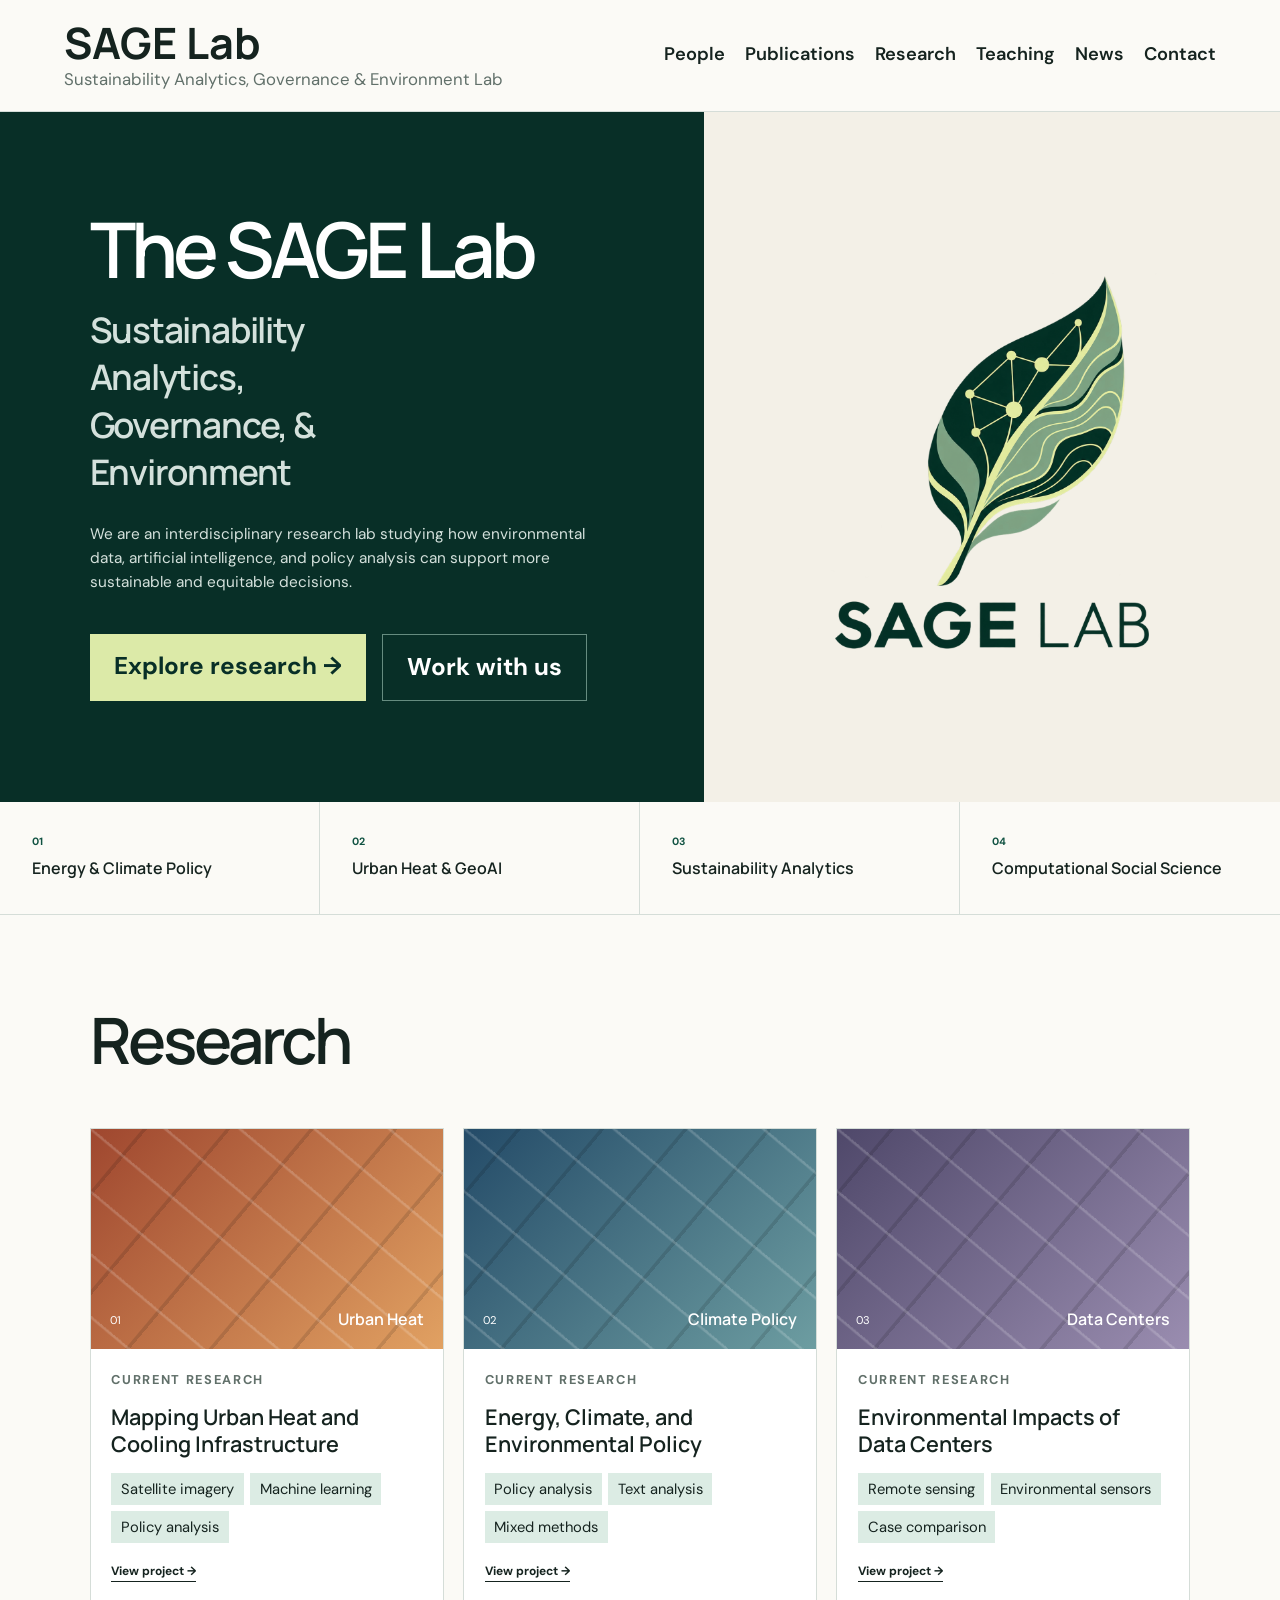
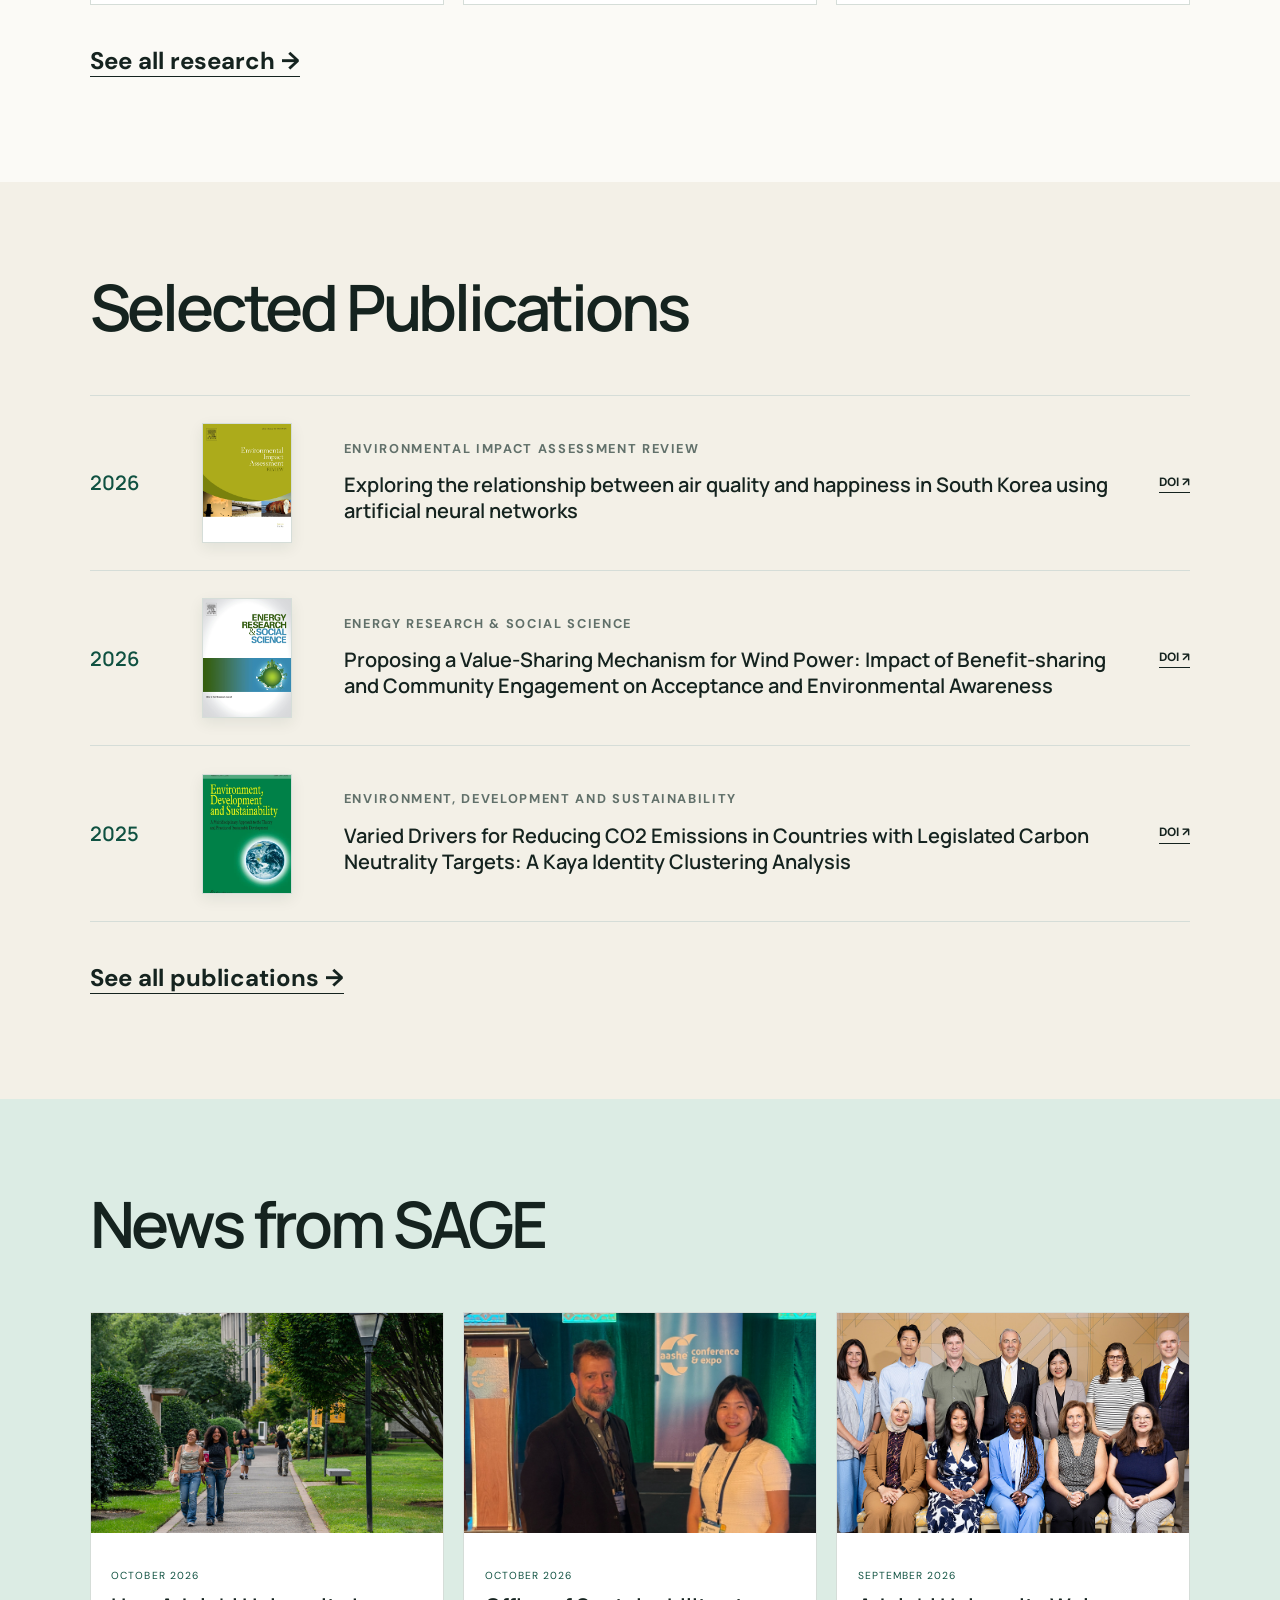
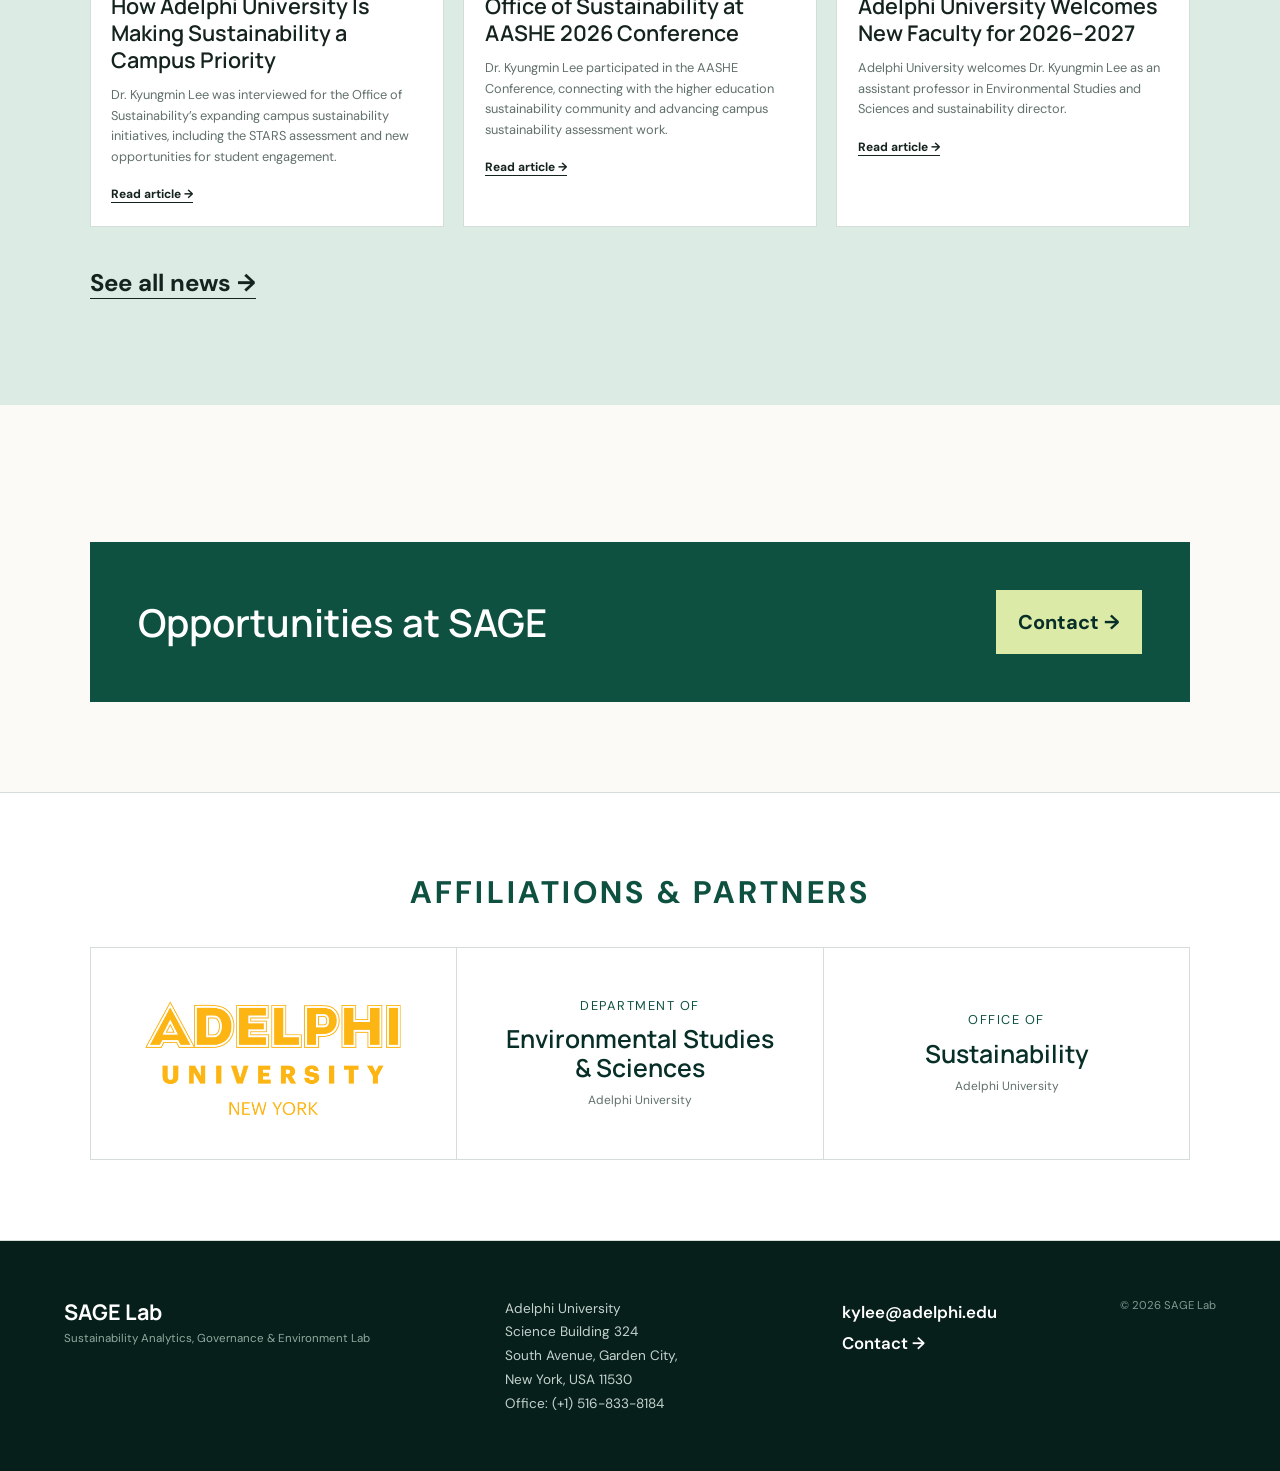
<file: index.html>
<!doctype html><html lang="en"><head><meta charset="utf-8"><meta name="viewport" content="width=device-width,initial-scale=1"><meta name="description" content="SAGE Lab at Adelphi University"><title>SAGE Lab | Adelphi University</title><link rel="preconnect" href="https://fonts.googleapis.com"><link rel="preconnect" href="https://fonts.gstatic.com" crossorigin><link href="https://fonts.googleapis.com/css2?family=DM+Sans:wght@400;500;600;700&family=Manrope:wght@500;600;700&display=swap" rel="stylesheet"><link rel="stylesheet" href="assets/css/style.css"></head><body data-page="home" data-limit="3"><a class="skip" href="#main">Skip to content</a><header class="site-header" id="site-header"></header><main id="main">
<section class="home-hero"><div class="home-copy"><h1>The SAGE Lab</h1><p class="hero-full-name"><span>Sustainability</span><span>Analytics,</span><span>Governance, &amp;</span><span>Environment</span></p><p class="hero-intro">We are an interdisciplinary research lab studying how environmental data, artificial intelligence, and policy analysis can support more sustainable and equitable decisions.</p><div class="hero-links"><a class="button" href="research.html">Explore research →</a><a class="button ghost" href="join.html">Work with us</a></div></div><div class="home-photo logo-panel"><img src="assets/images/sage-lab-logo.png" alt="SAGE Lab logo: a sage leaf combining environmental contours and data networks"></div></section>
<section class="theme-strip"><div><span>01</span><strong>Energy &amp; Climate Policy</strong></div><div><span>02</span><strong>Urban Heat &amp; GeoAI</strong></div><div><span>03</span><strong>Sustainability Analytics</strong></div><div><span>04</span><strong>Computational Social Science</strong></div></section>
<section class="section"><div class="section-head section-head-solo"><div><h2>Research</h2></div></div><div class="card-grid" id="research-grid"><p class="loading">Loading research…</p></div><p class="section-cta"><a class="text-link" href="research.html">See all research →</a></p></section>
<section class="section alt"><div class="section-head section-head-solo"><div><h2>Selected Publications</h2></div></div><div class="paper-list" id="publication-list"><p class="loading">Loading publications…</p></div><p class="section-cta"><a class="text-link" href="publications.html">See all publications →</a></p></section>
<section class="section mint"><div class="section-head section-head-solo"><div><h2>News from SAGE</h2></div></div><div class="card-grid" id="news-grid"><p class="loading">Loading news…</p></div><p class="section-cta"><a class="text-link" href="news.html">See all news →</a></p></section>
<section class="section"><div class="contact-panel home-contact-panel"><div><h2>Opportunities at SAGE</h2></div><a class="button" href="join.html">Contact →</a></div></section>
<section class="affiliations"><p class="eyebrow">Affiliations &amp; Partners</p><div class="affiliation-grid"><a class="affiliation-logo" href="https://www.adelphi.edu/" target="_blank" rel="noopener"><img src="assets/images/adelphi-university-logo.png" alt="Adelphi University New York"></a><a class="affiliation-wordmark" href="https://www.adelphi.edu/arts-sciences/stem/environmental-studies-and-sciences/" target="_blank" rel="noopener"><span>Department of</span><strong>Environmental Studies<br>&amp; Sciences</strong><small>Adelphi University</small></a><a class="affiliation-wordmark" href="https://www.adelphi.edu/sustainability/" target="_blank" rel="noopener"><span>Office of</span><strong>Sustainability</strong><small>Adelphi University</small></a></div></section>
</main><footer class="site-footer" id="site-footer"></footer><script src="assets/js/main.js"></script></body></html>
</file>
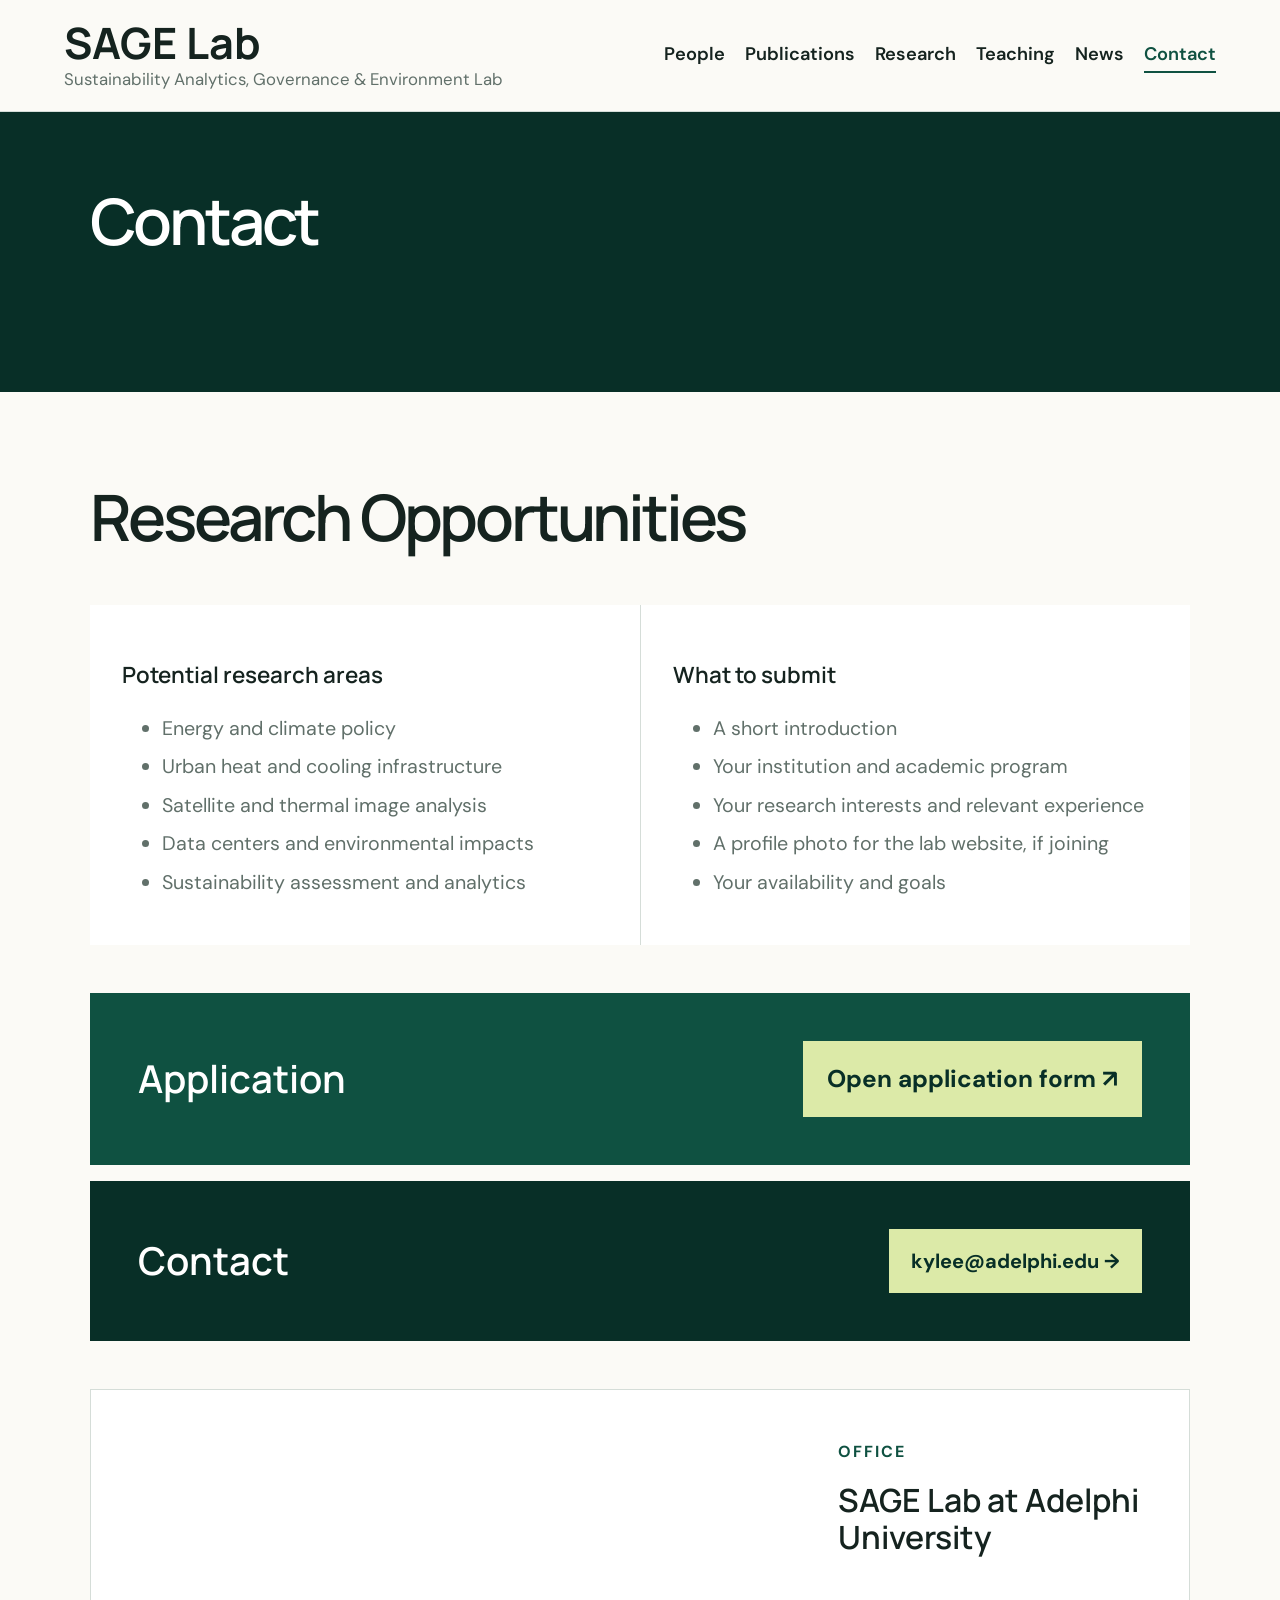
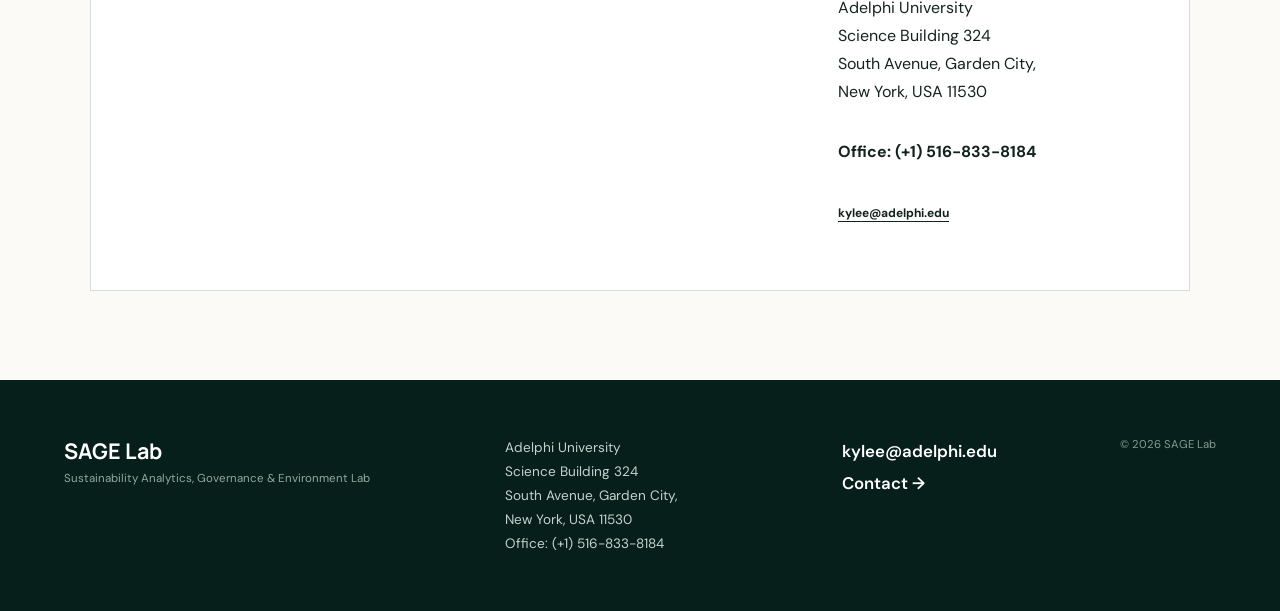
<file: join.html>
<!doctype html><html lang="en"><head><meta charset="utf-8"><meta name="viewport" content="width=device-width,initial-scale=1"><meta name="description" content="Contact the SAGE Lab"><title>Contact | SAGE Lab</title><link rel="preconnect" href="https://fonts.googleapis.com"><link rel="preconnect" href="https://fonts.gstatic.com" crossorigin><link href="https://fonts.googleapis.com/css2?family=DM+Sans:wght@400;500;600;700&family=Manrope:wght@500;600;700&display=swap" rel="stylesheet"><link rel="stylesheet" href="assets/css/style.css"></head><body data-page="join"><header class="site-header" id="site-header"></header><main><section class="page-hero page-hero-simple dark"><div><h1>Contact</h1></div></section><section class="section"><div class="section-head section-head-solo"><div><h2>Research Opportunities</h2></div></div><div class="join-grid"><article><h3>Potential research areas</h3><ul><li>Energy and climate policy</li><li>Urban heat and cooling infrastructure</li><li>Satellite and thermal image analysis</li><li>Data centers and environmental impacts</li><li>Sustainability assessment and analytics</li></ul></article><article><h3>What to submit</h3><ul><li>A short introduction</li><li>Your institution and academic program</li><li>Your research interests and relevant experience</li><li>A profile photo for the lab website, if joining</li><li>Your availability and goals</li></ul></article></div><div class="contact-actions"><div class="contact-panel application-panel"><div><h2>Application</h2></div><a class="button" href="https://forms.gle/ZgNzGyVQg53hHBE16" target="_blank" rel="noopener">Open application form ↗</a></div><div class="contact-panel email-panel"><div><h2>Contact</h2></div><a class="button" href="mailto:kylee@adelphi.edu">kylee@adelphi.edu →</a></div></div><div class="location-panel"><div class="map-wrap"><iframe title="Map to Adelphi University Science Building" src="https://www.google.com/maps?q=Adelphi+University+Science+Building,+Garden+City,+NY+11530&amp;output=embed" loading="lazy" referrerpolicy="no-referrer-when-downgrade" allowfullscreen></iframe></div><address><p class="eyebrow">Office</p><h2>SAGE Lab at Adelphi University</h2><p>Adelphi University<br>Science Building 324<br>South Avenue, Garden City,<br>New York, USA 11530</p><p><strong>Office: (+1) 516-833-8184</strong></p><p><a class="text-link" href="mailto:kylee@adelphi.edu">kylee@adelphi.edu</a></p></address></div></section></main><footer class="site-footer" id="site-footer"></footer><script src="assets/js/main.js"></script></body></html>
</file>
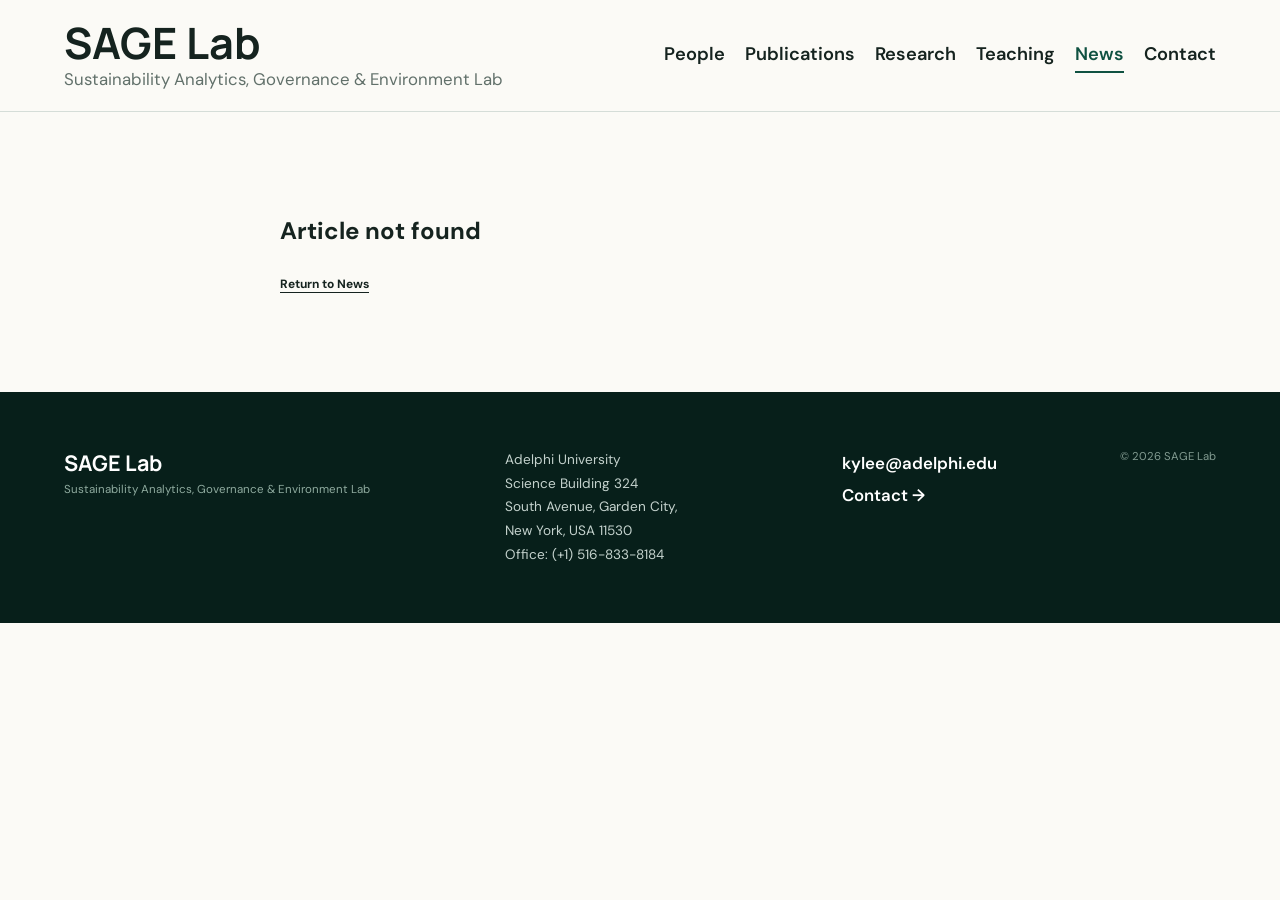
<file: news-article.html>
<!doctype html><html lang="en"><head><meta charset="utf-8"><meta name="viewport" content="width=device-width,initial-scale=1"><meta name="description" content="SAGE Lab news article"><title>News | SAGE Lab</title><link rel="preconnect" href="https://fonts.googleapis.com"><link rel="preconnect" href="https://fonts.gstatic.com" crossorigin><link href="https://fonts.googleapis.com/css2?family=DM+Sans:wght@400;500;600;700&family=Manrope:wght@500;600;700&display=swap" rel="stylesheet"><link rel="stylesheet" href="assets/css/style.css"></head><body data-page="news"><header class="site-header" id="site-header"></header><main id="news-article"><section class="article-shell"><p class="loading">Loading article…</p></section></main><footer class="site-footer" id="site-footer"></footer><script src="assets/js/main.js"></script></body></html>
</file>
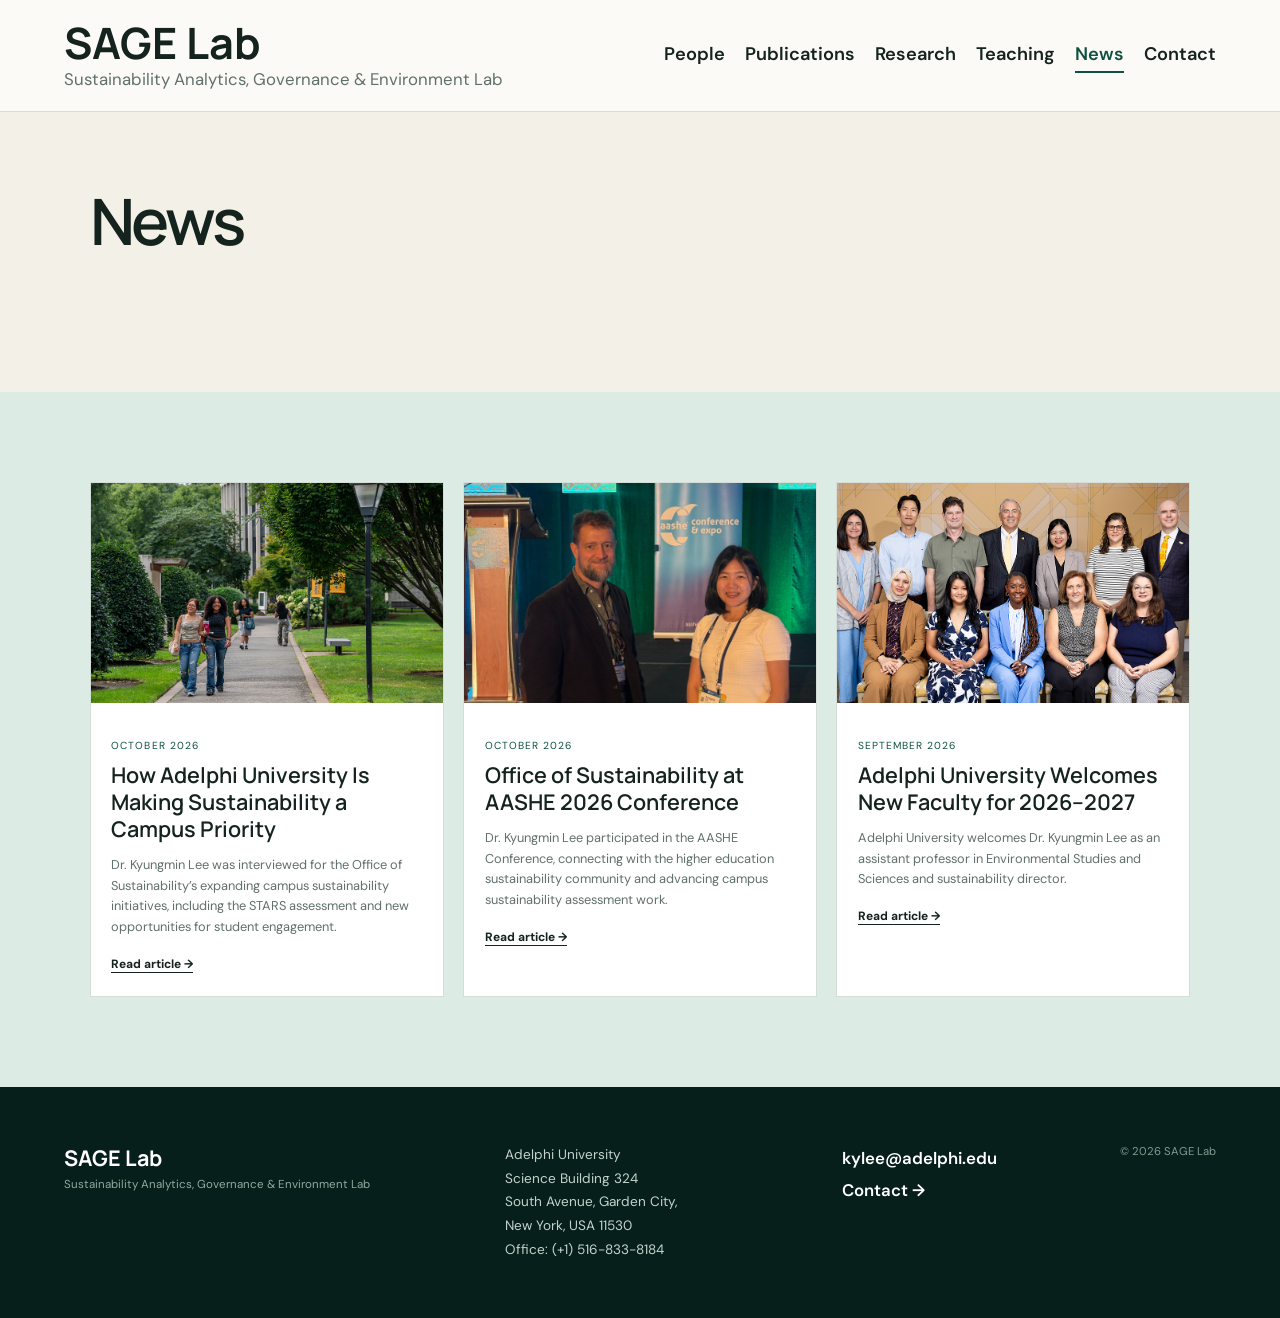
<file: news.html>
<!doctype html><html lang="en"><head><meta charset="utf-8"><meta name="viewport" content="width=device-width,initial-scale=1"><meta name="description" content="News from the SAGE Lab"><title>News | SAGE Lab</title><link rel="preconnect" href="https://fonts.googleapis.com"><link rel="preconnect" href="https://fonts.gstatic.com" crossorigin><link href="https://fonts.googleapis.com/css2?family=DM+Sans:wght@400;500;600;700&family=Manrope:wght@500;600;700&display=swap" rel="stylesheet"><link rel="stylesheet" href="assets/css/style.css"></head><body data-page="news"><header class="site-header" id="site-header"></header><main><section class="page-hero page-hero-simple"><div><h1>News</h1></div></section><section class="section mint"><div class="card-grid" id="news-grid"><p class="loading">Loading news…</p></div></section></main><footer class="site-footer" id="site-footer"></footer><script src="assets/js/main.js"></script></body></html>
</file>
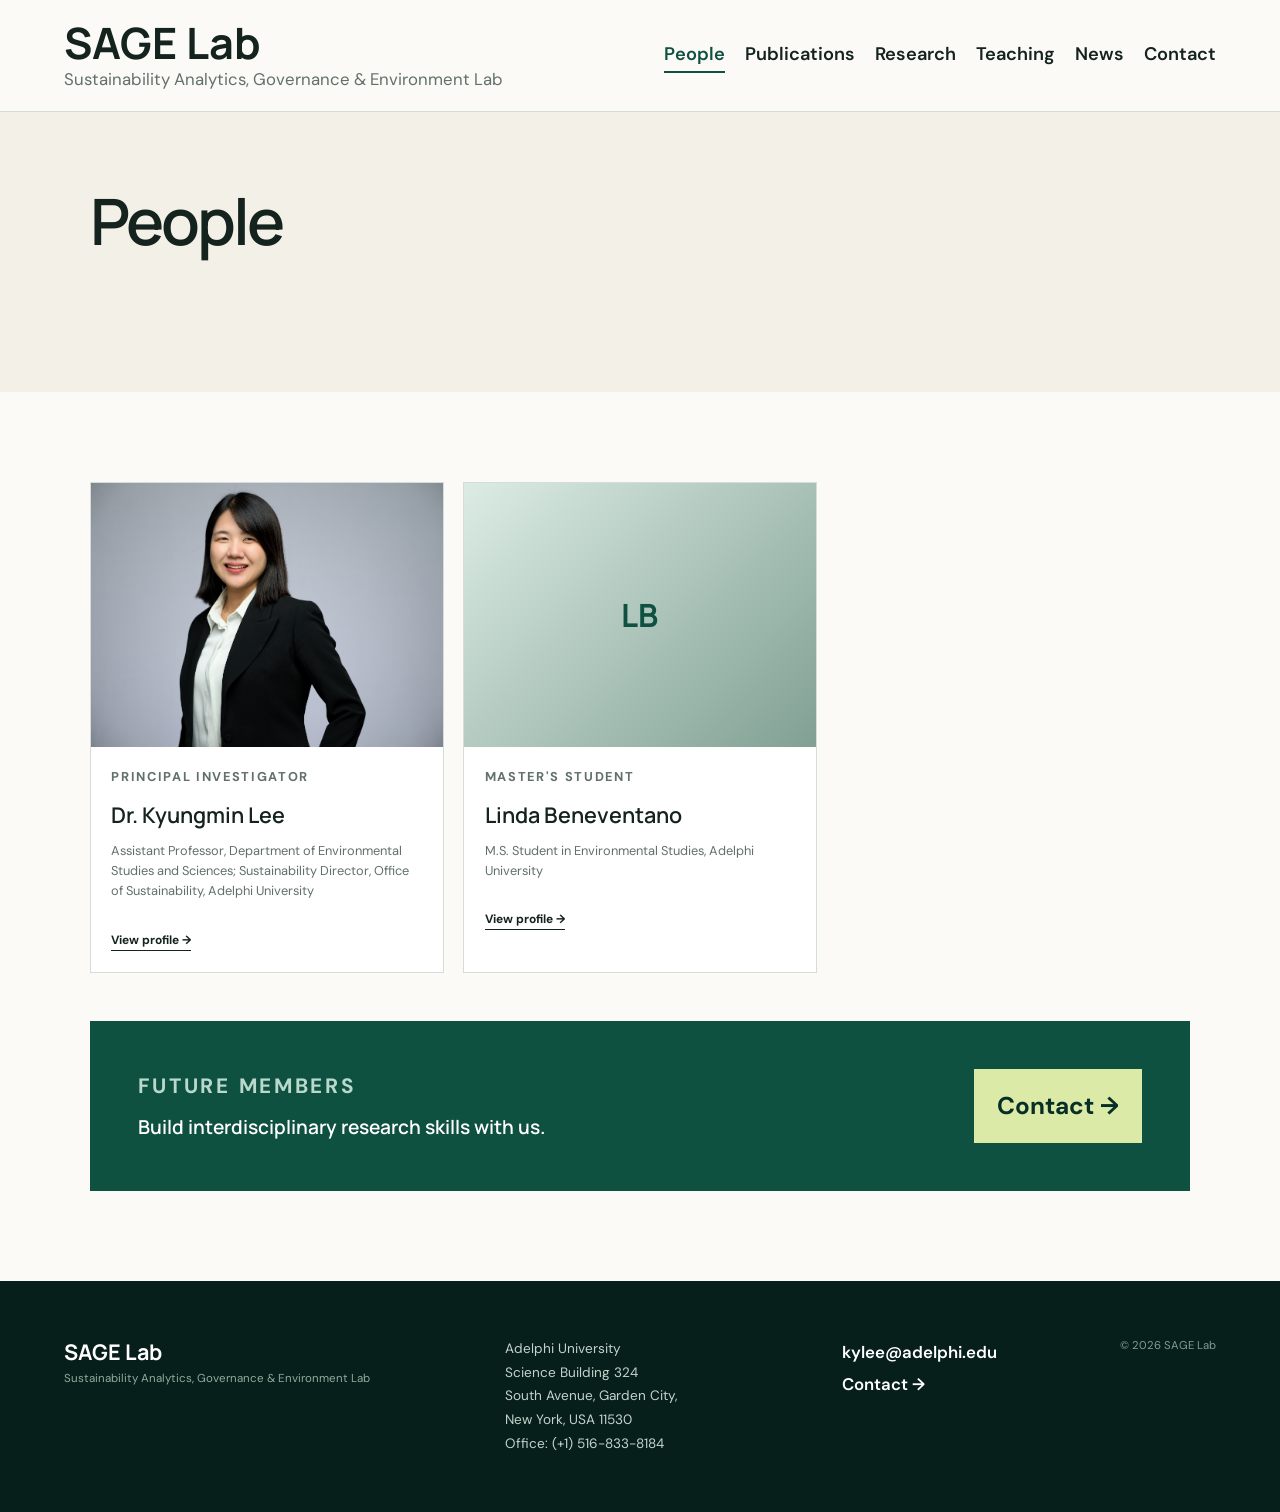
<file: people.html>
<!doctype html><html lang="en"><head><meta charset="utf-8"><meta name="viewport" content="width=device-width,initial-scale=1"><meta name="description" content="People at the SAGE Lab"><title>People | SAGE Lab</title><link rel="preconnect" href="https://fonts.googleapis.com"><link rel="preconnect" href="https://fonts.gstatic.com" crossorigin><link href="https://fonts.googleapis.com/css2?family=DM+Sans:wght@400;500;600;700&family=Manrope:wght@500;600;700&display=swap" rel="stylesheet"><link rel="stylesheet" href="assets/css/style.css"></head><body data-page="people"><header class="site-header" id="site-header"></header><main><section class="page-hero page-hero-simple"><div><h1>People</h1></div></section><section class="section"><div class="person-grid" id="member-grid"><p class="loading">Loading members…</p></div><div class="contact-panel"><div><p class="eyebrow">Future members</p><h2>Build interdisciplinary research skills with us.</h2></div><a class="button" href="join.html">Contact →</a></div></section></main><footer class="site-footer" id="site-footer"></footer><script src="assets/js/main.js"></script></body></html>
</file>
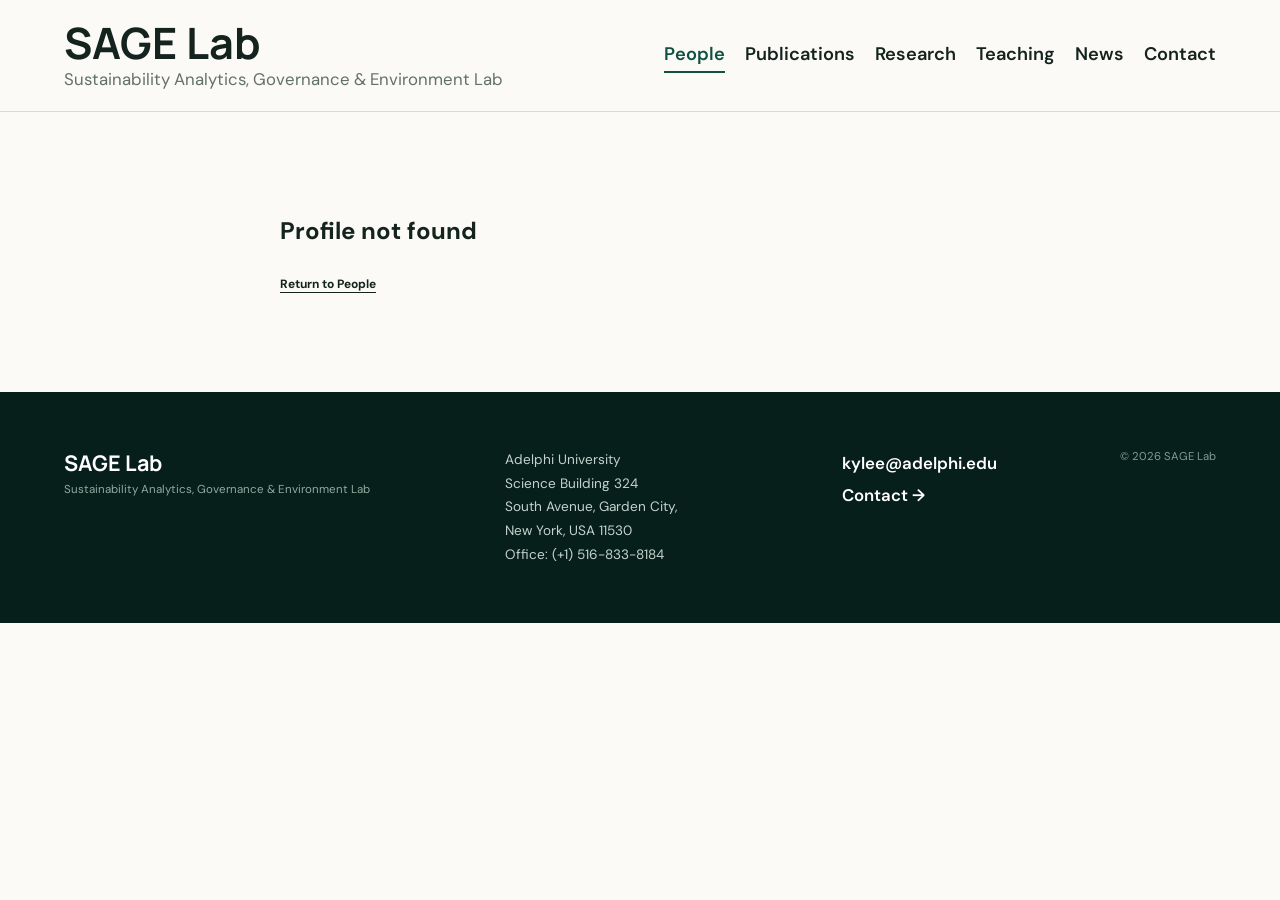
<file: person-profile.html>
<!doctype html><html lang="en"><head><meta charset="utf-8"><meta name="viewport" content="width=device-width,initial-scale=1"><meta name="description" content="SAGE Lab member profile"><title>People | SAGE Lab</title><link rel="preconnect" href="https://fonts.googleapis.com"><link rel="preconnect" href="https://fonts.gstatic.com" crossorigin><link href="https://fonts.googleapis.com/css2?family=DM+Sans:wght@400;500;600;700&family=Manrope:wght@500;600;700&display=swap" rel="stylesheet"><link rel="stylesheet" href="assets/css/style.css"></head><body data-page="people"><header class="site-header" id="site-header"></header><main id="person-profile"><section class="article-shell"><p class="loading">Loading profile…</p></section></main><footer class="site-footer" id="site-footer"></footer><script src="assets/js/main.js"></script></body></html>
</file>
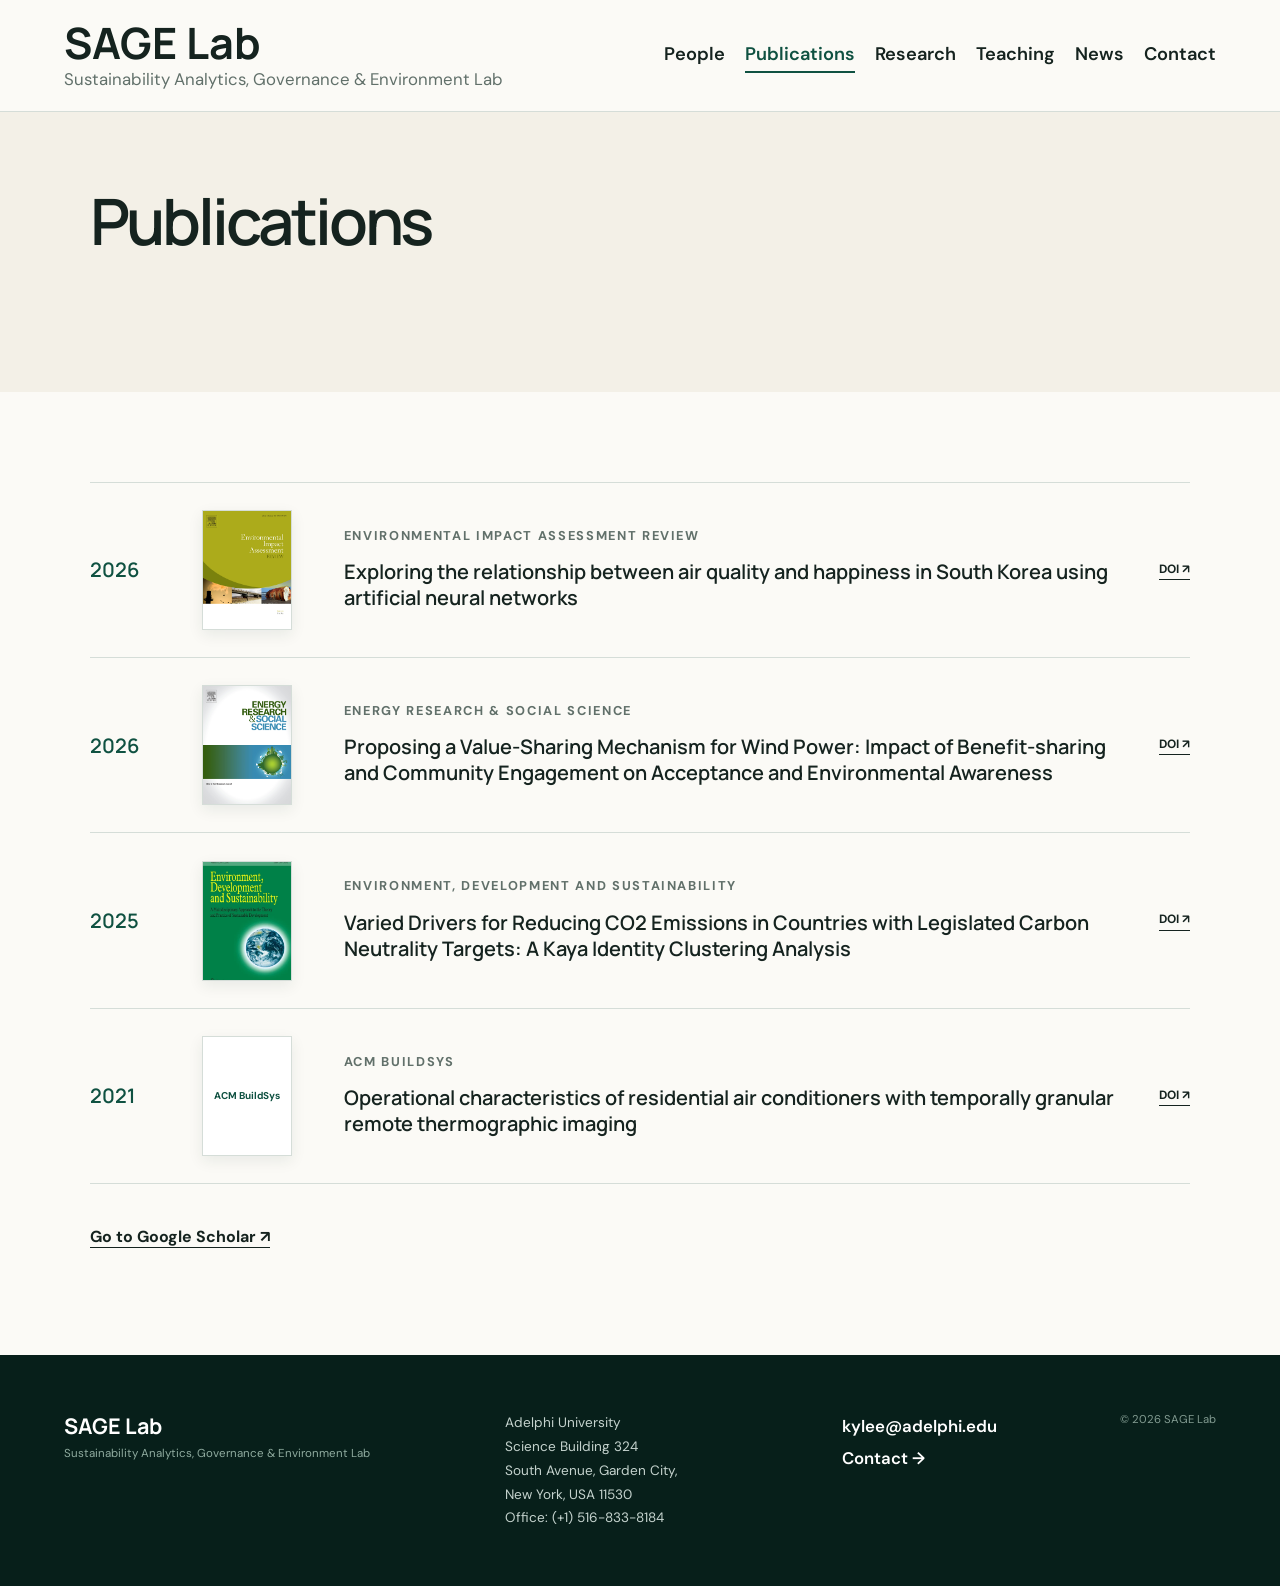
<file: publications.html>
<!doctype html><html lang="en"><head><meta charset="utf-8"><meta name="viewport" content="width=device-width,initial-scale=1"><meta name="description" content="Publications from the SAGE Lab"><title>Publications | SAGE Lab</title><link rel="preconnect" href="https://fonts.googleapis.com"><link rel="preconnect" href="https://fonts.gstatic.com" crossorigin><link href="https://fonts.googleapis.com/css2?family=DM+Sans:wght@400;500;600;700&family=Manrope:wght@500;600;700&display=swap" rel="stylesheet"><link rel="stylesheet" href="assets/css/style.css"></head><body data-page="publications"><header class="site-header" id="site-header"></header><main><section class="page-hero page-hero-simple"><div><h1>Publications</h1></div></section><section class="section"><div class="paper-list" id="publication-list"><p class="loading">Loading publications…</p></div><p class="section-cta"><a class="text-link" href="https://scholar.google.com/citations?user=06i8-GQAAAAJ&amp;hl=en" target="_blank" rel="noopener">Go to Google Scholar ↗</a></p></section></main><footer class="site-footer" id="site-footer"></footer><script src="assets/js/main.js"></script></body></html>
</file>
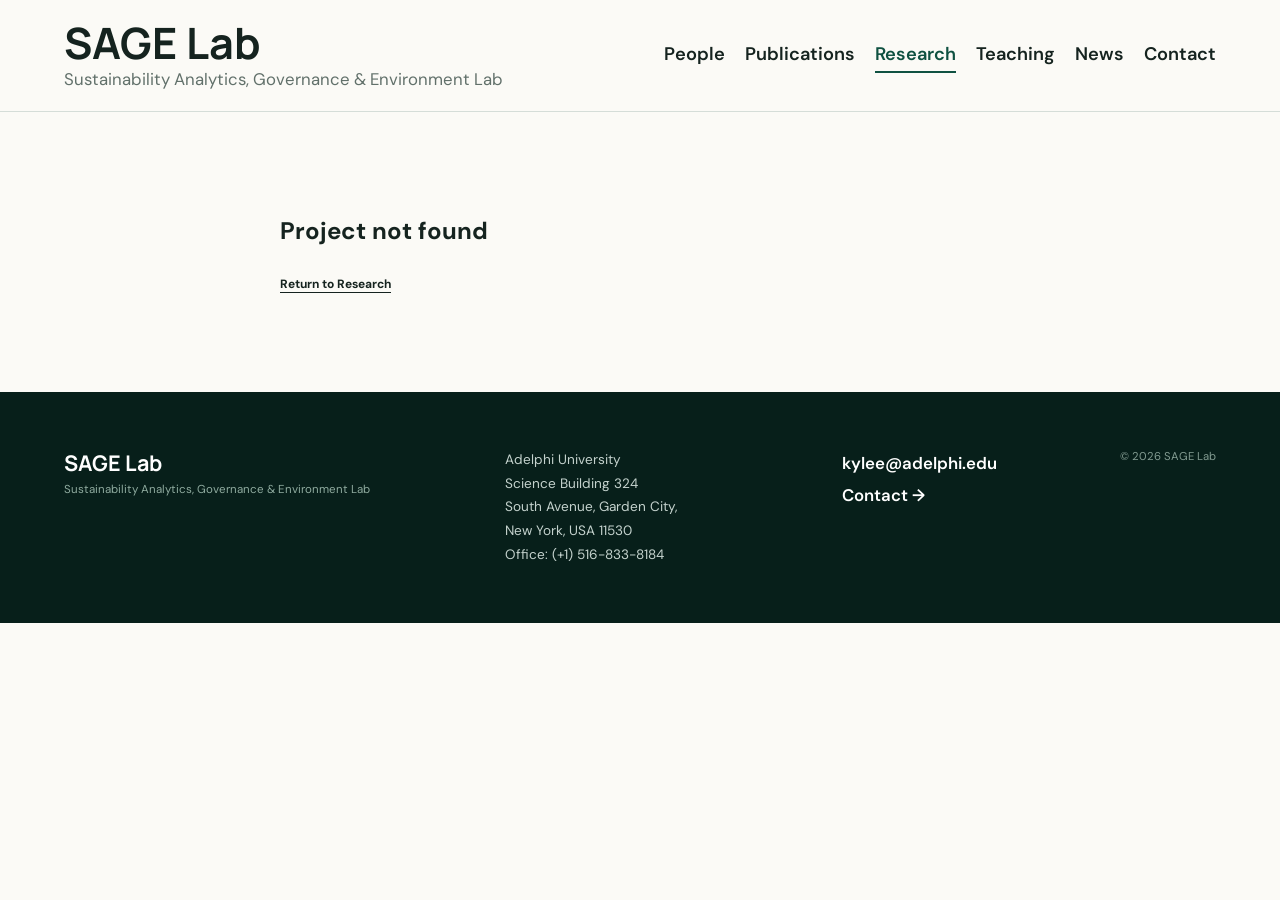
<file: research-project.html>
<!doctype html><html lang="en"><head><meta charset="utf-8"><meta name="viewport" content="width=device-width,initial-scale=1"><meta name="description" content="SAGE Lab research project"><title>Research | SAGE Lab</title><link rel="preconnect" href="https://fonts.googleapis.com"><link rel="preconnect" href="https://fonts.gstatic.com" crossorigin><link href="https://fonts.googleapis.com/css2?family=DM+Sans:wght@400;500;600;700&family=Manrope:wght@500;600;700&display=swap" rel="stylesheet"><link rel="stylesheet" href="assets/css/style.css"></head><body data-page="research"><header class="site-header" id="site-header"></header><main id="research-project"><section class="article-shell"><p class="loading">Loading project…</p></section></main><footer class="site-footer" id="site-footer"></footer><script src="assets/js/main.js"></script></body></html>
</file>
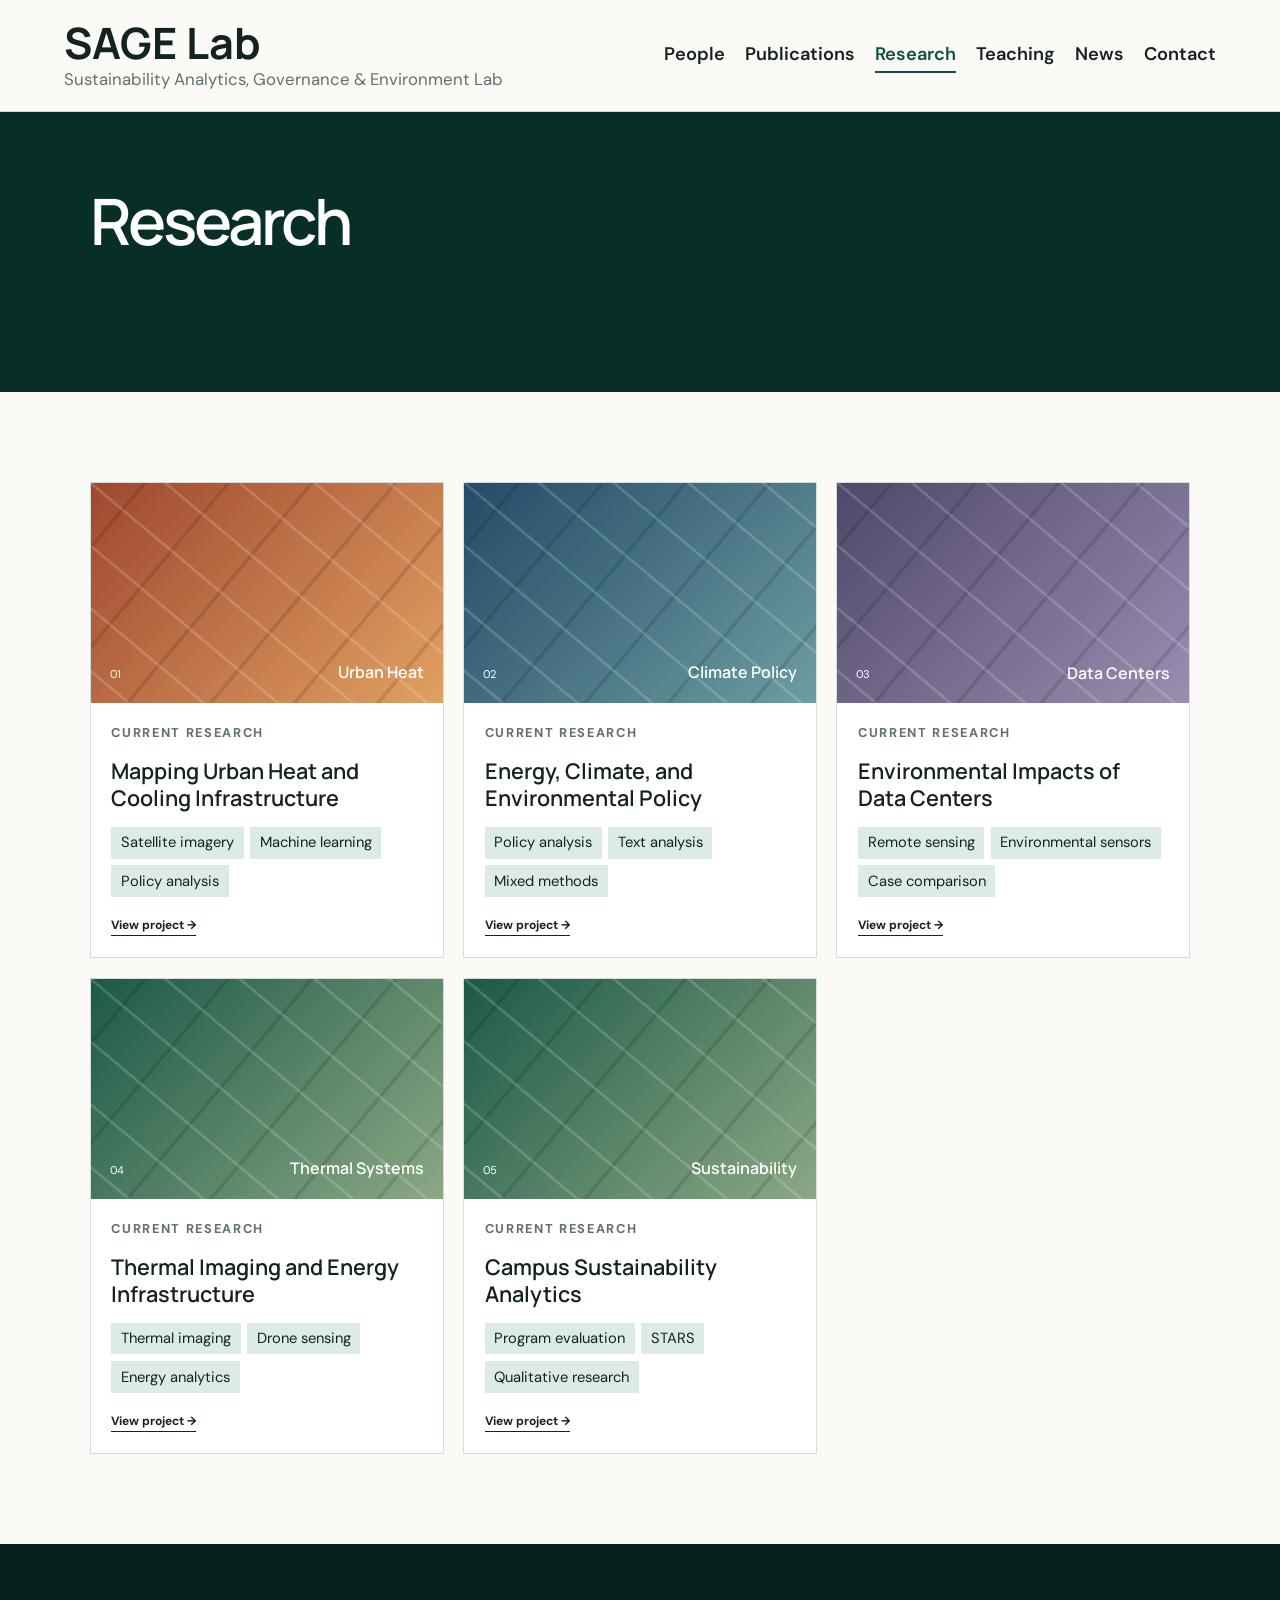
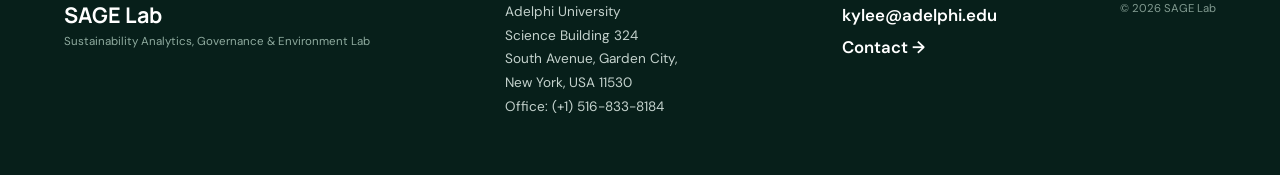
<file: research.html>
<!doctype html><html lang="en"><head><meta charset="utf-8"><meta name="viewport" content="width=device-width,initial-scale=1"><meta name="description" content="Research at the SAGE Lab"><title>Research | SAGE Lab</title><link rel="preconnect" href="https://fonts.googleapis.com"><link rel="preconnect" href="https://fonts.gstatic.com" crossorigin><link href="https://fonts.googleapis.com/css2?family=DM+Sans:wght@400;500;600;700&family=Manrope:wght@500;600;700&display=swap" rel="stylesheet"><link rel="stylesheet" href="assets/css/style.css"></head><body data-page="research"><header class="site-header" id="site-header"></header><main><section class="page-hero page-hero-simple dark"><div><h1>Research</h1></div></section><section class="section"><div class="card-grid" id="research-grid"><p class="loading">Loading research…</p></div></section></main><footer class="site-footer" id="site-footer"></footer><script src="assets/js/main.js"></script></body></html>
</file>
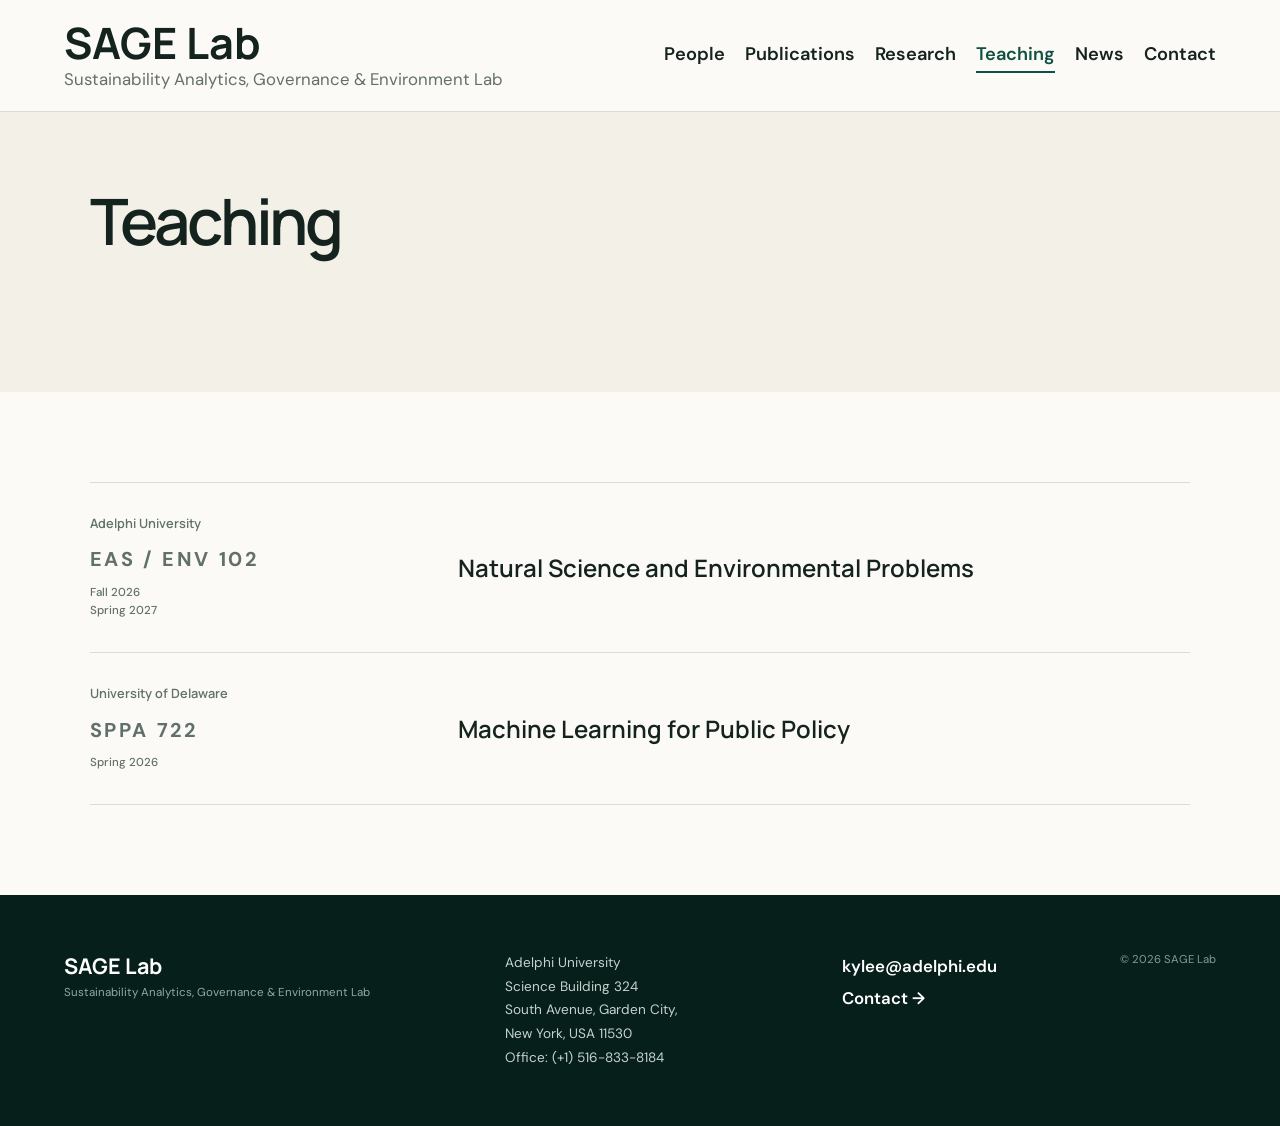
<file: teaching.html>
<!doctype html><html lang="en"><head><meta charset="utf-8"><meta name="viewport" content="width=device-width,initial-scale=1"><meta name="description" content="Teaching at the SAGE Lab"><title>Teaching | SAGE Lab</title><link rel="preconnect" href="https://fonts.googleapis.com"><link rel="preconnect" href="https://fonts.gstatic.com" crossorigin><link href="https://fonts.googleapis.com/css2?family=DM+Sans:wght@400;500;600;700&family=Manrope:wght@500;600;700&display=swap" rel="stylesheet"><link rel="stylesheet" href="assets/css/style.css"></head><body data-page="teaching"><header class="site-header" id="site-header"></header><main><section class="page-hero page-hero-simple"><div><h1>Teaching</h1></div></section><section class="section"><div class="course-list" id="course-list"><p class="loading">Loading courses…</p></div></section></main><footer class="site-footer" id="site-footer"></footer><script src="assets/js/main.js"></script></body></html>
</file>
<file: assets/css/style.css>
:root{--ink:#15231f;--muted:#61706a;--green:#0f5141;--deep:#082f27;--mint:#dcece4;--cream:#f3f0e7;--paper:#fbfaf6;--line:#d5ddd8;--lime:#dceaa8;--white:#fff;--display:Manrope,Arial,sans-serif;--sans:"DM Sans",Arial,sans-serif}*{box-sizing:border-box}html{scroll-behavior:smooth}body{margin:0;background:var(--paper);color:var(--ink);font-family:var(--sans);line-height:1.6}a{color:inherit}.skip{position:absolute;left:-9999px}.skip:focus{left:1rem;top:1rem;background:white;padding:.6rem;z-index:50}.site-header{height:82px;padding:0 5vw;display:flex;align-items:center;justify-content:space-between;border-bottom:1px solid var(--line);background:rgba(251,250,246,.97);position:sticky;top:0;z-index:20}.logo,.footer-brand{text-decoration:none;display:flex;flex-direction:column;line-height:1.15}.logo strong{font:700 1.35rem var(--display)}.logo span{font-size:.62rem;color:var(--muted);max-width:280px}.site-header nav{display:flex;gap:1.7rem}.site-header nav a{text-decoration:none;font-size:.76rem;font-weight:600;padding:.35rem 0;border-bottom:2px solid transparent}.site-header nav a:hover,.site-header nav a.active{color:var(--green);border-color:var(--green)}.menu{display:none;border:1px solid var(--line);background:none;padding:.45rem .7rem}.home-hero{min-height:690px;display:grid;grid-template-columns:1.1fr .9fr;background:var(--deep);color:white}.home-copy{padding:7vw;display:flex;flex-direction:column;justify-content:center}.eyebrow,.kicker{text-transform:uppercase;letter-spacing:.13em;font-size:.65rem;font-weight:700;color:var(--green);margin:0 0 .8rem}.home-copy .eyebrow{color:#b9d9cd}.home-copy h1{font:600 clamp(3.5rem,6vw,7.4rem)/.94 var(--display);letter-spacing:-.06em;margin:0 0 2rem}.home-copy>p:not(.eyebrow){font-size:1.1rem;color:#d4e1dc;max-width:680px}.hero-links{display:flex;gap:1rem;flex-wrap:wrap;margin-top:2rem}.button{display:inline-block;padding:.85rem 1.1rem;background:var(--lime);color:var(--deep);text-decoration:none;font-size:.76rem;font-weight:700}.button.ghost{background:transparent;color:white;border:1px solid #668c80}.home-photo{min-height:690px;position:relative;overflow:hidden}.home-photo img{width:100%;height:100%;object-fit:cover;object-position:center}.home-photo:after{content:"Dr. Kyungmin Lee · Principal Investigator";position:absolute;left:1.5rem;bottom:1.5rem;background:rgba(8,47,39,.9);padding:.6rem .8rem;font-size:.67rem;letter-spacing:.08em;text-transform:uppercase}.theme-strip{display:grid;grid-template-columns:repeat(4,1fr);border-bottom:1px solid var(--line)}.theme-strip div{padding:2rem 2.5vw;border-right:1px solid var(--line)}.theme-strip div:last-child{border:0}.theme-strip span{display:block;color:var(--green);font-size:.66rem;font-weight:700}.theme-strip strong{font:600 1rem var(--display)}.section{padding:7vw}.section.alt{background:var(--cream)}.section.mint{background:var(--mint)}.section-head{display:grid;grid-template-columns:1.2fr .8fr;gap:8vw;align-items:end;margin-bottom:3.5rem}.section-head h2,.page-hero h1{font:600 clamp(2.8rem,5vw,5.7rem)/1 var(--display);letter-spacing:-.05em;margin:.2rem 0}.section-head>p{color:var(--muted);margin:0}.text-link,.arrow-link{font-size:.75rem;font-weight:700;text-decoration:none;border-bottom:1px solid currentColor}.section-cta{margin-top:2.5rem}.card-grid{display:grid;grid-template-columns:repeat(3,1fr);gap:1.2rem}.research-card,.news-card,.person-card{background:white;border:1px solid var(--line);overflow:hidden}.research-art{aspect-ratio:16/10;padding:1.2rem;position:relative;display:flex;align-items:flex-end;justify-content:space-between;color:white;overflow:hidden}.research-art:before{content:"";position:absolute;inset:-20%;background:repeating-linear-gradient(35deg,transparent 0 45px,rgba(255,255,255,.18) 46px 48px),repeating-linear-gradient(125deg,transparent 0 60px,rgba(0,0,0,.12) 61px 64px);transform:rotate(5deg)}.research-art span,.research-art b{position:relative}.research-art span{font-size:.7rem}.research-art b{font:600 1rem var(--display)}.art-blue{background:linear-gradient(135deg,#244b68,#6d9da1)}.art-orange{background:linear-gradient(135deg,#9f472f,#e1a162)}.art-green{background:linear-gradient(135deg,#1c5948,#8ba884)}.art-purple{background:linear-gradient(135deg,#4f486a,#9a8db0)}.card-body{padding:1.3rem}.card-body h3,.person-body h3{font:600 1.35rem/1.25 var(--display);margin:.3rem 0 .7rem}.card-body p,.person-body p,.paper-row p,.course-row p{font-size:.8rem;color:var(--muted)}.tags{display:flex;gap:.4rem;flex-wrap:wrap;margin-top:1rem}.tags span{font-size:.62rem;background:var(--mint);padding:.25rem .45rem}.news-card img,.news-placeholder{width:100%;aspect-ratio:16/10;object-fit:cover}.news-placeholder{display:grid;place-items:center;background:linear-gradient(135deg,var(--deep),#588679);color:var(--lime);font:700 1.4rem var(--display)}.news-card time{font-size:.64rem;letter-spacing:.1em;color:var(--green)}.paper-list{border-bottom:1px solid var(--line)}.paper-row{display:grid;grid-template-columns:100px 1fr auto;gap:2rem;align-items:start;padding:1.7rem 0;border-top:1px solid var(--line)}.paper-year{font:600 1.25rem var(--display);color:var(--green)}.paper-row h3{font:600 1.25rem/1.3 var(--display);margin:.2rem 0}.paper-row .arrow-link{white-space:nowrap}.page-hero{padding:7vw;min-height:400px;display:grid;grid-template-columns:1.2fr .8fr;gap:8vw;align-items:end;background:var(--cream)}.page-hero p{color:var(--muted);max-width:650px}.page-hero.dark{background:var(--deep);color:white}.page-hero.dark .eyebrow{color:#b9d9cd}.page-hero.dark p{color:#d1ded9}.person-grid{display:grid;grid-template-columns:repeat(3,1fr);gap:1.2rem}.person-photo{aspect-ratio:4/3;background:linear-gradient(135deg,var(--mint),#81a093);display:grid;place-items:center;color:var(--green);font:700 2rem var(--display);overflow:hidden}.person-photo img{width:100%;height:100%;object-fit:cover}.person-body{padding:1.3rem}.person-body .small{font-size:.73rem;border-top:1px solid var(--line);padding-top:.8rem}.course-list{border-bottom:1px solid var(--line)}.course-row{display:grid;grid-template-columns:230px 1fr;gap:3rem;padding:2rem 0;border-top:1px solid var(--line)}.course-row>div:first-child>span{font-size:.72rem;color:var(--muted)}.course-row h3{font:600 1.5rem var(--display);margin:.2rem 0}.join-grid{display:grid;grid-template-columns:1fr 1fr;gap:1px;background:var(--line);margin-top:3rem}.join-grid article{padding:2rem;background:white}.join-grid h3{font:600 1.4rem var(--display)}.join-grid li{font-size:.82rem;margin:.5rem 0;color:var(--muted)}.contact-panel{background:var(--green);color:white;padding:3rem;margin-top:3rem;display:flex;justify-content:space-between;gap:2rem;align-items:center}.contact-panel h2{font:600 clamp(2rem,3vw,3.5rem) var(--display);margin:.2rem 0}.contact-panel .eyebrow{color:#b9d9cd}.contact-panel .button{white-space:nowrap}.site-footer{background:#071f1a;color:#c4d2cd;padding:3rem 5vw;display:grid;grid-template-columns:1.5fr 1fr 1fr auto;gap:2rem;font-size:.72rem}.site-footer a{text-decoration:none}.footer-brand strong{font:700 1.1rem var(--display);color:white}.footer-brand span{color:#8fab9f}.site-footer small{color:#829b91}.loading{font-size:.8rem;color:var(--muted)}
@media(max-width:900px){.menu{display:block}.site-header nav{display:none;position:absolute;left:0;right:0;top:82px;background:var(--paper);padding:1.5rem 5vw;flex-direction:column;border-bottom:1px solid var(--line)}.site-header nav.open{display:flex}.home-hero{grid-template-columns:1fr}.home-photo{min-height:520px;order:-1}.theme-strip{grid-template-columns:1fr 1fr}.theme-strip div:nth-child(2){border-right:0}.section-head,.page-hero{grid-template-columns:1fr;gap:1rem}.card-grid,.person-grid{grid-template-columns:1fr 1fr}.paper-row{grid-template-columns:80px 1fr}.paper-row .arrow-link{grid-column:2}.site-footer{grid-template-columns:1fr 1fr}}
@media(max-width:580px){.logo span{display:none}.home-copy,.section,.page-hero{padding:4.5rem 6vw}.home-copy h1{font-size:3.2rem}.home-photo{min-height:430px}.theme-strip{grid-template-columns:1fr}.theme-strip div{border-right:0;border-bottom:1px solid var(--line);padding:1.3rem 6vw}.card-grid,.person-grid{grid-template-columns:1fr}.paper-row,.course-row{grid-template-columns:1fr;gap:.4rem}.paper-row .arrow-link{grid-column:1}.join-grid{grid-template-columns:1fr}.contact-panel{align-items:flex-start;flex-direction:column}.site-footer{grid-template-columns:1fr}}
.home-photo.logo-panel{background:var(--cream);display:grid;place-items:center;padding:5vw}.home-photo.logo-panel img{width:min(92%,620px);height:auto;max-height:80%;object-fit:contain}.home-photo.logo-panel:after{display:none}

/* Refined homepage and footer typography */
.logo span{font-size:.68rem;max-width:330px}
.home-copy .hero-university{font:600 clamp(1.75rem,3vw,3.7rem)/1 var(--display);letter-spacing:-.035em;text-transform:none;margin-bottom:1.5rem}
.home-copy>p:not(.eyebrow){font-size:2.2rem;line-height:1.35;max-width:850px}
.hero-links{margin-top:2.5rem}
.home-copy .button{padding:1.15rem 1.5rem;font-size:1.52rem;line-height:1.15}
.section-head.section-head-solo{display:block}
.site-footer{padding:3.5rem 5vw;grid-template-columns:minmax(240px,1.35fr) minmax(220px,1fr) minmax(220px,.8fr) auto;gap:2.5rem;font-size:.85rem}
.footer-brand strong{font-size:1.35rem}
.footer-brand span{font-size:.82rem;line-height:1.45;max-width:360px;margin-top:.4rem}
.footer-address{margin:0;line-height:1.75}
.footer-contact{margin:0;font-size:1.05rem;line-height:1.9;font-weight:600;color:white}
@media(max-width:900px){.site-footer{grid-template-columns:1fr 1fr}.home-copy>p:not(.eyebrow){font-size:1.7rem}.home-copy .button{font-size:1.15rem}}
@media(max-width:580px){.home-copy .hero-university{font-size:1.6rem}.home-copy>p:not(.eyebrow){font-size:1.35rem}.home-copy .button{font-size:1rem;padding:1rem 1.2rem}.site-footer{grid-template-columns:1fr}}

/* Simplified internal pages, profiles, courses, and article pages */
.page-hero.page-hero-simple{min-height:280px;display:block;padding-top:6vw;padding-bottom:6vw}
.page-hero.page-hero-simple h1{margin:0}
.profile-links{display:flex;flex-wrap:wrap;gap:.55rem;margin-top:1rem;padding-top:1rem;border-top:1px solid var(--line)}
.profile-links a{font-size:.72rem;font-weight:700;text-decoration:none;border-bottom:1px solid currentColor;color:var(--green)}
.course-institution{font:600 1rem var(--display);margin:0 0 .45rem;color:var(--ink)}
.course-term{display:block}
.join-grid li{font-size:1.23rem;line-height:1.55}
.application-panel .button{font-size:1.52rem;padding:1.15rem 1.5rem}
.card-title-link{color:inherit;text-decoration:none}
.card-title-link:hover{text-decoration:underline}
a.news-placeholder{text-decoration:none}
.article-hero{background:var(--deep);color:white;padding:7vw max(7vw,calc((100vw - 1080px)/2));}
.article-hero time{display:block;color:#b9d9cd;font-size:.75rem;font-weight:700;letter-spacing:.12em;margin:2.5rem 0 1rem}
.article-hero h1{font:600 clamp(2.7rem,5vw,5.8rem)/1 var(--display);letter-spacing:-.05em;max-width:1000px;margin:0 0 1.5rem}
.article-hero p{font-size:1.15rem;color:#d1ded9;max-width:780px}
.article-back{font-size:.8rem;font-weight:700;color:white;text-decoration:none;border-bottom:1px solid currentColor}
.article-content,.article-shell{max-width:900px;margin:0 auto;padding:5rem 7vw}
.article-content>p{font-size:1.1rem;line-height:1.85;margin:0 0 1.5rem}
.article-gallery{display:grid;gap:1.5rem;margin-top:3rem}
.article-gallery figure{margin:0}
.article-gallery img{display:block;width:100%;height:auto}
@media(max-width:580px){.page-hero.page-hero-simple{min-height:220px;padding-top:4rem;padding-bottom:4rem}.join-grid li{font-size:1rem}.application-panel .button{font-size:1.05rem}.article-content,.article-shell{padding:3rem 6vw}}

/* Refined home hierarchy */
.home-copy .hero-full-name{font:600 1.15rem/1.4 var(--display);color:#b9d9cd;letter-spacing:.02em;margin:-.8rem 0 1.6rem;max-width:700px}
.home-copy .hero-intro{font-size:1.1rem;line-height:1.55;max-width:680px;margin:0}
.home-contact-panel .button{font-size:1.25rem;padding:1rem 1.4rem}

/* Publication covers */
.paper-row{grid-template-columns:80px 110px minmax(0,1fr) auto;align-items:center}
.journal-cover{width:90px;height:120px;object-fit:cover;border:1px solid var(--line);background:white;box-shadow:0 5px 14px rgba(8,47,39,.08)}
.journal-cover-placeholder{display:flex;align-items:center;justify-content:center;padding:.65rem;text-align:center;font-size:.62rem;font-weight:700;line-height:1.25;color:var(--green)}

/* Research project links and details */
.research-card-link{display:block;color:inherit;text-decoration:none;height:100%}
.research-card-link .arrow-link{display:inline-block;margin-top:1.2rem}
.research-card-link:hover h3{text-decoration:underline}
.detail-status{margin:2.5rem 0 1rem;color:#b9d9cd;font-size:.75rem;font-weight:700;letter-spacing:.12em;text-transform:uppercase}
.detail-tags{display:flex;flex-wrap:wrap;gap:.6rem;margin-top:1.7rem}
.detail-tags span{background:rgba(220,234,168,.16);border:1px solid rgba(220,234,168,.45);color:var(--lime);padding:.4rem .65rem;font-size:.72rem}
.article-lead{font:600 1.5rem/1.55 var(--display);color:var(--green)}

/* Teaching and contact */
.course-row{grid-template-columns:320px 1fr;align-items:center}
.course-institution{font-size:1.45rem;line-height:1.25;margin-bottom:.8rem}
.course-row .kicker{font-size:1rem;margin-bottom:.55rem}
.course-term{font-size:1rem;line-height:1.55;color:var(--muted)}
.contact-actions{display:grid;gap:1rem;margin-top:3rem}
.contact-actions .contact-panel{margin-top:0}
.email-panel{background:var(--deep)}
.email-panel .button{font-size:1.25rem;padding:1rem 1.4rem}
.location-panel{display:grid;grid-template-columns:1.4fr .8fr;margin-top:3rem;border:1px solid var(--line);background:white}
.map-wrap{min-height:460px}
.map-wrap iframe{display:block;width:100%;height:100%;min-height:460px;border:0}
.location-panel address{font-style:normal;padding:3rem;display:flex;flex-direction:column;justify-content:center}
.location-panel address h2{font:600 2rem/1.15 var(--display);margin:.2rem 0 1.4rem}
.location-panel address p{font-size:1rem;line-height:1.75}
.footer-brand span{font-size:1rem;line-height:1.5}
.news-card img.fit-contain{object-fit:contain;background:var(--cream);padding:1rem}
.news-card img.fit-cover{object-fit:cover}
@media(max-width:900px){.paper-row{grid-template-columns:70px 90px 1fr}.paper-row .arrow-link{grid-column:3}.journal-cover{width:78px;height:105px}.course-row{grid-template-columns:240px 1fr}.location-panel{grid-template-columns:1fr}.map-wrap,.map-wrap iframe{min-height:380px}}
@media(max-width:580px){.home-copy .hero-full-name{font-size:1rem;margin-top:-.4rem}.home-copy .hero-intro{font-size:1.05rem}.paper-row{grid-template-columns:65px 1fr;gap:1rem}.journal-cover{grid-column:1;width:60px;height:82px}.paper-row>div:nth-of-type(2){grid-column:2;grid-row:1 / span 2}.paper-row .arrow-link{grid-column:2}.course-row{grid-template-columns:1fr}.course-institution{font-size:1.25rem}.location-panel address{padding:2rem}.footer-brand span{font-size:.9rem}}

/* Final typography and member profile refinements */
.home-copy h1{margin-bottom:1.3rem}
.home-copy .hero-full-name{font:600 clamp(1.55rem,2.4vw,2.65rem)/1.08 var(--display);letter-spacing:-.035em;margin:0 0 1.7rem;color:#b9d9cd}
.hero-full-name span{display:block}
.home-copy .hero-intro{font-size:1.1rem;line-height:1.55}
.section-cta .text-link{font-size:1.5rem;line-height:1.3}
.footer-brand span{font-size:.72rem;line-height:1.25;white-space:nowrap;max-width:none}
.person-card-link{display:block;height:100%;color:inherit;text-decoration:none}
.person-card-link .arrow-link{display:inline-block;margin-top:1rem}
.person-card-link:hover h3{text-decoration:underline}
.tags span{font-size:.92rem;line-height:1.25;padding:.42rem .6rem}
.course-institution{font-size:1.85rem}
.course-row .kicker{font-size:1.25rem}
.course-term{font-size:1.2rem;line-height:1.65}
.profile-hero{background:var(--deep);color:white;padding:5vw max(7vw,calc((100vw - 1080px)/2))}
.profile-hero-grid{display:grid;grid-template-columns:280px 1fr;gap:4rem;align-items:center;margin-top:3rem}
.profile-hero-photo{width:280px;aspect-ratio:4/3;display:grid;place-items:center;overflow:hidden;background:linear-gradient(135deg,var(--mint),#81a093);color:var(--green);font:700 4rem var(--display)}
.profile-hero-photo img{width:100%;height:100%;object-fit:cover}
.profile-hero h1{font:600 clamp(3rem,5vw,5.8rem)/1 var(--display);letter-spacing:-.05em;margin:.2rem 0 1rem}
.profile-hero p{color:#d1ded9;max-width:700px}
.profile-detail-links{display:flex;gap:.7rem;flex-wrap:wrap;margin-top:1.5rem}
.profile-detail-links .button{font-size:.8rem;padding:.7rem .9rem}
.article-content h2{font:600 2rem var(--display);margin:3rem 0 1rem}
.article-source{padding-top:2rem;border-top:1px solid var(--line)}
@media(max-width:900px){.profile-hero-grid{grid-template-columns:220px 1fr;gap:2rem}.profile-hero-photo{width:220px}.footer-brand span{font-size:.62rem}}
@media(max-width:580px){.home-copy .hero-full-name{font-size:1.5rem;margin:0 0 1.4rem}.section-cta .text-link{font-size:1.15rem}.footer-brand span{font-size:.52rem}.profile-hero-grid{grid-template-columns:1fr}.profile-hero-photo{width:100%;max-width:300px}.course-institution{font-size:1.5rem}.course-row .kicker{font-size:1.1rem}.course-term{font-size:1.05rem}}

/* Enlarged navigation, themes, and affiliation partners */
.site-header{height:112px}
.logo strong{font-size:2.7rem;line-height:1}
.logo span{font-size:.76rem;max-width:380px;margin-top:.35rem}
.site-header nav{gap:1.25rem}
.site-header nav a{font-size:1.52rem;line-height:1.2}
.theme-strip span{font-size:1.32rem;margin-bottom:.35rem}
.theme-strip strong{font-size:2rem;line-height:1.2}
.home-copy .hero-intro{font-size:.72rem;line-height:1.6;max-width:520px}
body[data-page="publications"] .section-cta .text-link{font-size:1rem}
.affiliations{padding:5rem 7vw;background:white;border-top:1px solid var(--line);border-bottom:1px solid var(--line)}
.affiliations>.eyebrow{text-align:center;margin-bottom:2.2rem}
.affiliation-grid{display:grid;grid-template-columns:repeat(3,1fr);gap:1px;background:var(--line);max-width:1200px;margin:0 auto;border:1px solid var(--line)}
.affiliation-grid>a{min-height:210px;background:white;display:flex;align-items:center;justify-content:center;text-decoration:none;padding:2rem;transition:background .2s ease}
.affiliation-grid>a:hover{background:var(--cream)}
.affiliation-logo img{display:block;width:min(100%,260px);height:auto}
.affiliation-wordmark{flex-direction:column;text-align:center;color:var(--deep)}
.affiliation-wordmark span{font-size:.8rem;letter-spacing:.12em;text-transform:uppercase;color:var(--green)}
.affiliation-wordmark strong{font:600 1.55rem/1.15 var(--display);margin:.55rem 0}
.affiliation-wordmark small{font-size:.75rem;color:var(--muted)}
@media(max-width:1150px){.menu{display:block}.site-header nav{display:none;position:absolute;left:0;right:0;top:112px;background:var(--paper);padding:1.5rem 5vw;flex-direction:column;border-bottom:1px solid var(--line)}.site-header nav.open{display:flex}.site-header nav a{font-size:1.25rem}}
@media(max-width:760px){.affiliation-grid{grid-template-columns:1fr}.affiliation-grid>a{min-height:170px}.theme-strip strong{font-size:1.55rem}.theme-strip span{font-size:1rem}}
@media(max-width:580px){.site-header{height:92px}.logo strong{font-size:1.85rem}.logo span{display:none}.site-header nav{top:92px}.home-copy .hero-intro{font-size:.68rem}.theme-strip strong{font-size:1.35rem}}

/* Fine-tuned scale adjustments */
.logo span{font-size:1.05rem;line-height:1.25;max-width:520px}
.site-header nav a{font-size:.76rem}
.home-copy>p.hero-intro{font-size:.55rem;line-height:1.65;max-width:480px}
.theme-strip span{font-size:.66rem}
.theme-strip strong{font-size:1rem;line-height:1.3}
.affiliations>.eyebrow{font-size:1.95rem;line-height:1.25;letter-spacing:.1em}
body[data-page="people"] .contact-panel .eyebrow{font-size:1.3rem}
body[data-page="people"] .contact-panel h2{font-size:clamp(1rem,1.5vw,1.75rem);line-height:1.3}
body[data-page="people"] .contact-panel .button{font-size:1.52rem;padding:1.1rem 1.45rem}
@media(max-width:1150px){.site-header nav a{font-size:.76rem}}
@media(max-width:760px){.affiliations>.eyebrow{font-size:1.5rem}.theme-strip strong{font-size:1rem}.theme-strip span{font-size:.66rem}}
@media(max-width:580px){.logo span{display:none}.home-copy>p.hero-intro{font-size:.55rem}.theme-strip strong{font-size:1rem}.affiliations>.eyebrow{font-size:1.25rem}body[data-page="people"] .contact-panel .button{font-size:1.15rem}}

/* October 2026 typography refinements */
.home-copy>p.hero-intro{font-size:clamp(.775rem,1.2vw,1.325rem);line-height:1.55;max-width:620px}
.site-header nav a{font-size:1.14rem}
.course-term{display:block;font-size:1.45rem;line-height:1.55;font-weight:500;color:var(--muted)}
@media(max-width:1150px){.site-header nav a{font-size:1.14rem}}
@media(max-width:580px){.home-copy>p.hero-intro{font-size:.75rem}.course-term{font-size:1.2rem}}
</file>
